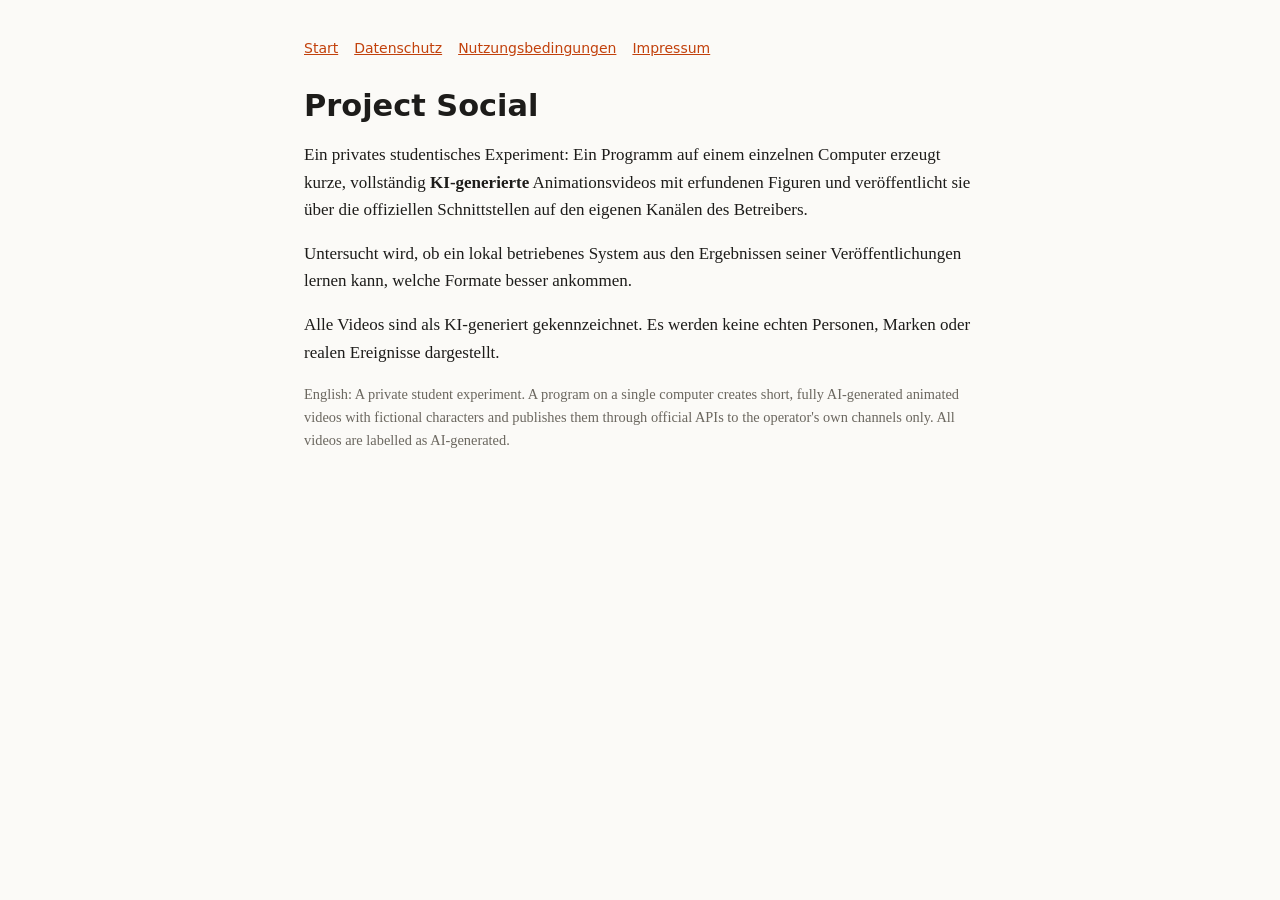
<file: index.html>
<!doctype html><html lang="de"><head><meta charset="utf-8"><meta name="viewport" content="width=device-width,initial-scale=1">
<title>Project Social</title><link rel="stylesheet" href="stil.css"></head><body>
<nav><a href="index.html">Start</a><a href="datenschutz.html">Datenschutz</a><a href="nutzungsbedingungen.html">Nutzungsbedingungen</a><a href="impressum.html">Impressum</a></nav>
<h1>Project Social</h1>
<p>Ein privates studentisches Experiment: Ein Programm auf einem einzelnen Computer erzeugt kurze, vollständig <strong>KI-generierte</strong> Animationsvideos mit erfundenen Figuren und veröffentlicht sie über die offiziellen Schnittstellen auf den eigenen Kanälen des Betreibers.</p>
<p>Untersucht wird, ob ein lokal betriebenes System aus den Ergebnissen seiner Veröffentlichungen lernen kann, welche Formate besser ankommen.</p>
<p>Alle Videos sind als KI-generiert gekennzeichnet. Es werden keine echten Personen, Marken oder realen Ereignisse dargestellt.</p>
<p lang="en" class="klein">English: A private student experiment. A program on a single computer creates short, fully AI-generated animated videos with fictional characters and publishes them through official APIs to the operator's own channels only. All videos are labelled as AI-generated.</p>
</body></html>
</file>
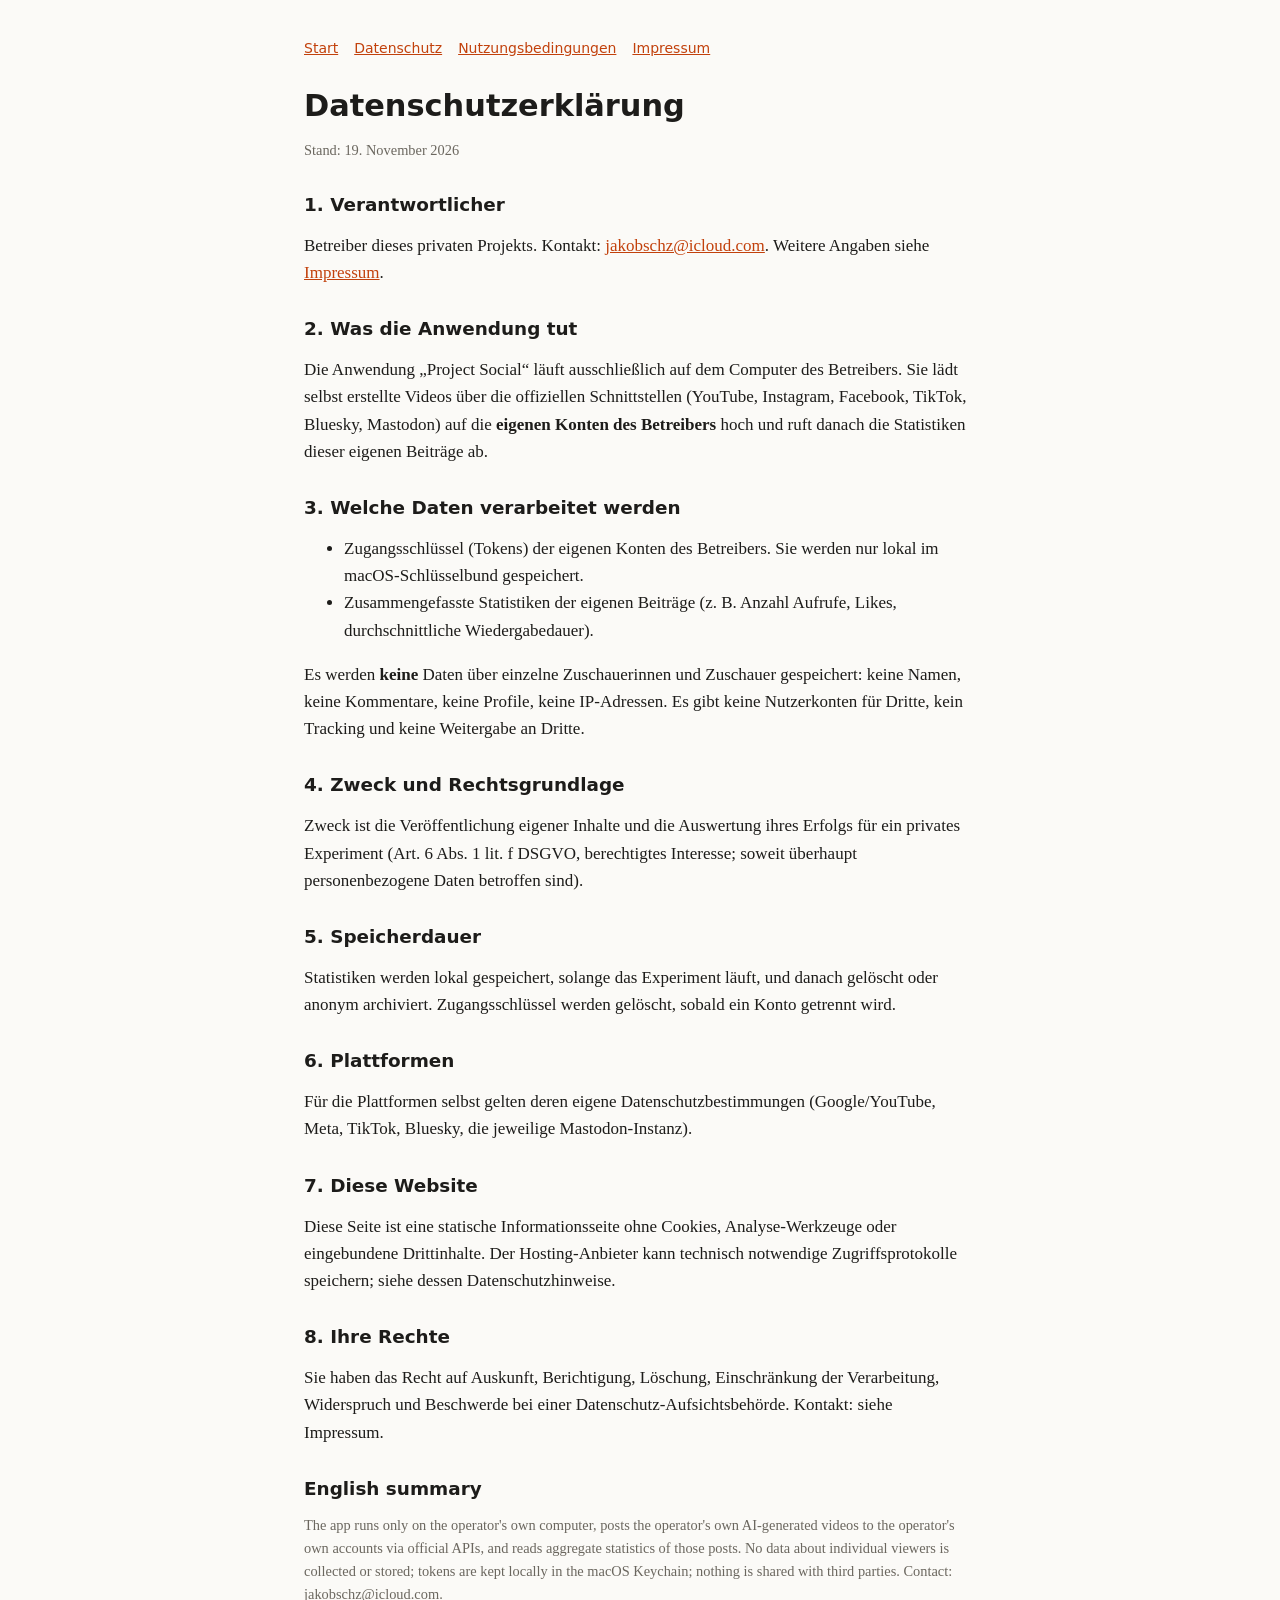
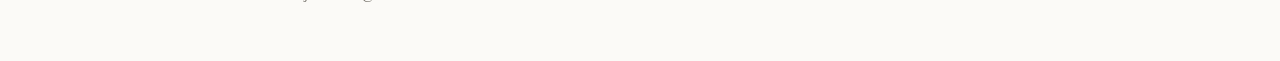
<file: datenschutz.html>
<!doctype html><html lang="de"><head><meta charset="utf-8"><meta name="viewport" content="width=device-width,initial-scale=1">
<title>Datenschutz – Project Social</title><link rel="stylesheet" href="stil.css"></head><body>
<nav><a href="index.html">Start</a><a href="datenschutz.html">Datenschutz</a><a href="nutzungsbedingungen.html">Nutzungsbedingungen</a><a href="impressum.html">Impressum</a></nav>
<h1>Datenschutzerklärung</h1><p class="klein">Stand: 19. November 2026</p>
<h2>1. Verantwortlicher</h2><p>Betreiber dieses privaten Projekts. Kontakt: <a href="mailto:jakobschz@icloud.com">jakobschz@icloud.com</a>. Weitere Angaben siehe <a href="impressum.html">Impressum</a>.</p>
<h2>2. Was die Anwendung tut</h2><p>Die Anwendung „Project Social“ läuft ausschließlich auf dem Computer des Betreibers. Sie lädt selbst erstellte Videos über die offiziellen Schnittstellen (YouTube, Instagram, Facebook, TikTok, Bluesky, Mastodon) auf die <strong>eigenen Konten des Betreibers</strong> hoch und ruft danach die Statistiken dieser eigenen Beiträge ab.</p>
<h2>3. Welche Daten verarbeitet werden</h2>
<ul><li>Zugangsschlüssel (Tokens) der eigenen Konten des Betreibers. Sie werden nur lokal im macOS-Schlüsselbund gespeichert.</li>
<li>Zusammengefasste Statistiken der eigenen Beiträge (z. B. Anzahl Aufrufe, Likes, durchschnittliche Wiedergabedauer).</li></ul>
<p>Es werden <strong>keine</strong> Daten über einzelne Zuschauerinnen und Zuschauer gespeichert: keine Namen, keine Kommentare, keine Profile, keine IP-Adressen. Es gibt keine Nutzerkonten für Dritte, kein Tracking und keine Weitergabe an Dritte.</p>
<h2>4. Zweck und Rechtsgrundlage</h2><p>Zweck ist die Veröffentlichung eigener Inhalte und die Auswertung ihres Erfolgs für ein privates Experiment (Art. 6 Abs. 1 lit. f DSGVO, berechtigtes Interesse; soweit überhaupt personenbezogene Daten betroffen sind).</p>
<h2>5. Speicherdauer</h2><p>Statistiken werden lokal gespeichert, solange das Experiment läuft, und danach gelöscht oder anonym archiviert. Zugangsschlüssel werden gelöscht, sobald ein Konto getrennt wird.</p>
<h2>6. Plattformen</h2><p>Für die Plattformen selbst gelten deren eigene Datenschutzbestimmungen (Google/YouTube, Meta, TikTok, Bluesky, die jeweilige Mastodon-Instanz).</p>
<h2>7. Diese Website</h2><p>Diese Seite ist eine statische Informationsseite ohne Cookies, Analyse-Werkzeuge oder eingebundene Drittinhalte. Der Hosting-Anbieter kann technisch notwendige Zugriffsprotokolle speichern; siehe dessen Datenschutzhinweise.</p>
<h2>8. Ihre Rechte</h2><p>Sie haben das Recht auf Auskunft, Berichtigung, Löschung, Einschränkung der Verarbeitung, Widerspruch und Beschwerde bei einer Datenschutz-Aufsichtsbehörde. Kontakt: siehe Impressum.</p>
<h2 lang="en">English summary</h2><p lang="en" class="klein">The app runs only on the operator's own computer, posts the operator's own AI-generated videos to the operator's own accounts via official APIs, and reads aggregate statistics of those posts. No data about individual viewers is collected or stored; tokens are kept locally in the macOS Keychain; nothing is shared with third parties. Contact: jakobschz@icloud.com.</p>
</body></html>
</file>
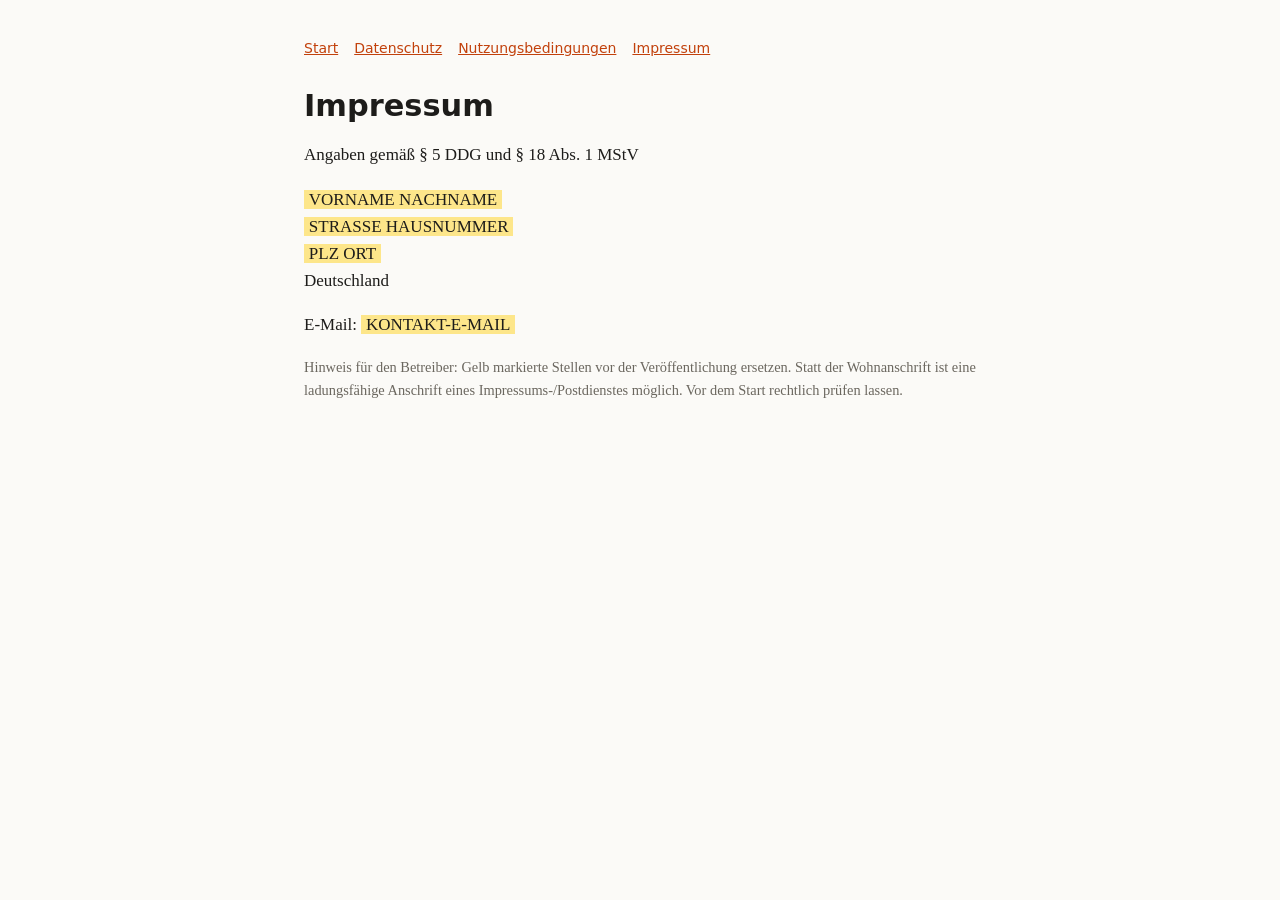
<file: impressum.html>
<!doctype html><html lang="de"><head><meta charset="utf-8"><meta name="viewport" content="width=device-width,initial-scale=1">
<title>Impressum – Project Social</title><link rel="stylesheet" href="stil.css"></head><body>
<nav><a href="index.html">Start</a><a href="datenschutz.html">Datenschutz</a><a href="nutzungsbedingungen.html">Nutzungsbedingungen</a><a href="impressum.html">Impressum</a></nav>
<h1>Impressum</h1>
<p>Angaben gemäß § 5 DDG und § 18 Abs. 1 MStV</p>
<p><span class="platz">VORNAME NACHNAME</span><br><span class="platz">STRASSE HAUSNUMMER</span><br><span class="platz">PLZ ORT</span><br>Deutschland</p>
<p>E-Mail: <span class="platz">KONTAKT-E-MAIL</span></p>
<p class="klein">Hinweis für den Betreiber: Gelb markierte Stellen vor der Veröffentlichung ersetzen. Statt der Wohnanschrift ist eine ladungsfähige Anschrift eines Impressums-/Postdienstes möglich. Vor dem Start rechtlich prüfen lassen.</p>
</body></html>
</file>
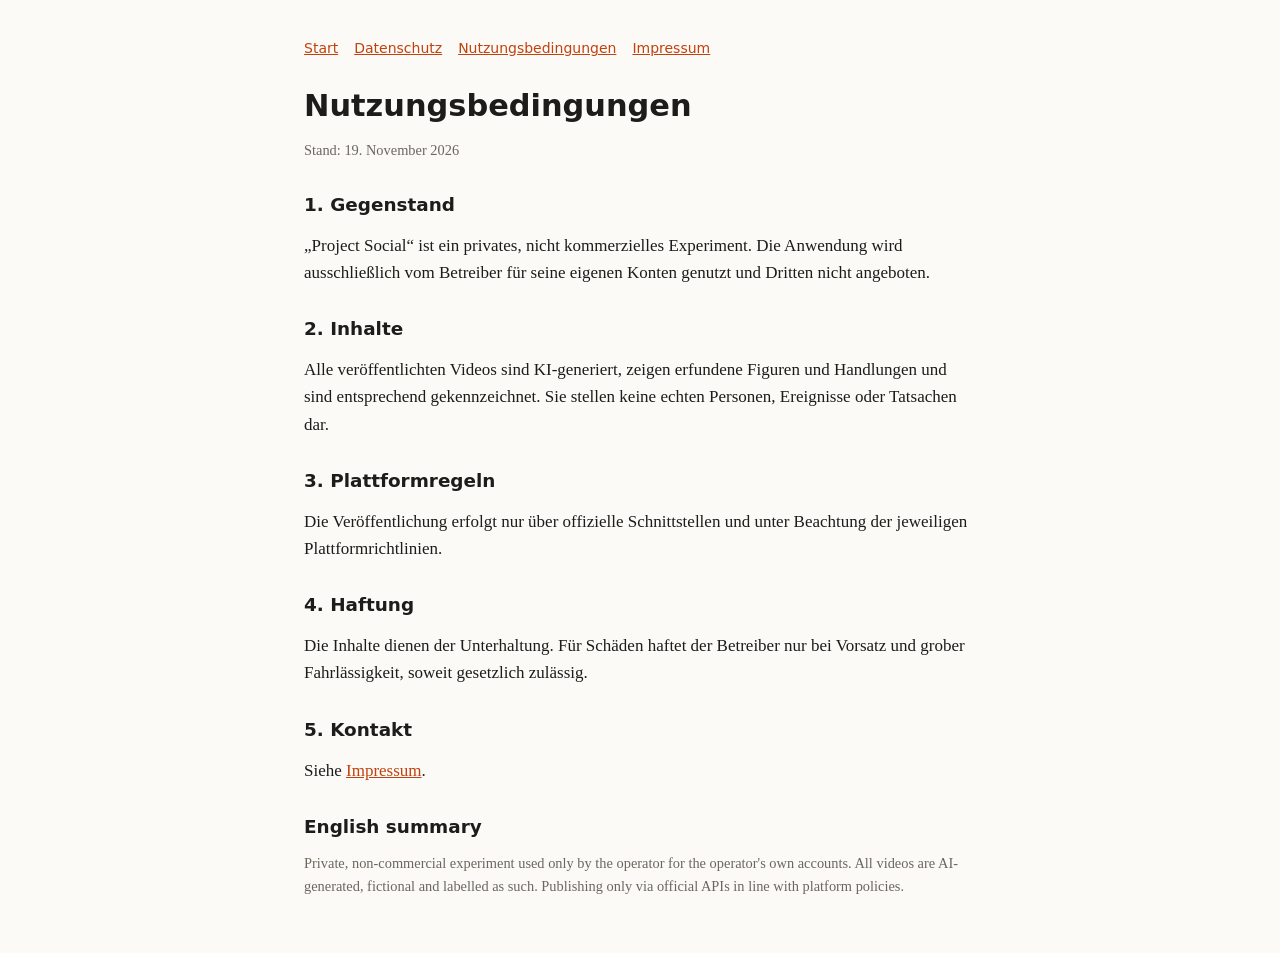
<file: nutzungsbedingungen.html>
<!doctype html><html lang="de"><head><meta charset="utf-8"><meta name="viewport" content="width=device-width,initial-scale=1">
<title>Nutzungsbedingungen – Project Social</title><link rel="stylesheet" href="stil.css"></head><body>
<nav><a href="index.html">Start</a><a href="datenschutz.html">Datenschutz</a><a href="nutzungsbedingungen.html">Nutzungsbedingungen</a><a href="impressum.html">Impressum</a></nav>
<h1>Nutzungsbedingungen</h1><p class="klein">Stand: 19. November 2026</p>
<h2>1. Gegenstand</h2><p>„Project Social“ ist ein privates, nicht kommerzielles Experiment. Die Anwendung wird ausschließlich vom Betreiber für seine eigenen Konten genutzt und Dritten nicht angeboten.</p>
<h2>2. Inhalte</h2><p>Alle veröffentlichten Videos sind KI-generiert, zeigen erfundene Figuren und Handlungen und sind entsprechend gekennzeichnet. Sie stellen keine echten Personen, Ereignisse oder Tatsachen dar.</p>
<h2>3. Plattformregeln</h2><p>Die Veröffentlichung erfolgt nur über offizielle Schnittstellen und unter Beachtung der jeweiligen Plattformrichtlinien.</p>
<h2>4. Haftung</h2><p>Die Inhalte dienen der Unterhaltung. Für Schäden haftet der Betreiber nur bei Vorsatz und grober Fahrlässigkeit, soweit gesetzlich zulässig.</p>
<h2>5. Kontakt</h2><p>Siehe <a href="impressum.html">Impressum</a>.</p>
<h2 lang="en">English summary</h2><p lang="en" class="klein">Private, non-commercial experiment used only by the operator for the operator's own accounts. All videos are AI-generated, fictional and labelled as such. Publishing only via official APIs in line with platform policies.</p>
</body></html>
</file>
<file: stil.css>
:root{--bg:#fbfaf7;--text:#1d1c1a;--muted:#6b675f;--accent:#c2410c}
@media (prefers-color-scheme:dark){:root{--bg:#161513;--text:#ece9e2;--muted:#a19c92;--accent:#fb923c}}
body{background:var(--bg);color:var(--text);font:17px/1.6 Georgia,serif;max-width:42rem;margin:0 auto;padding:2.5rem 1rem}
h1{font:600 1.9rem/1.2 system-ui,sans-serif;margin:0 0 .3rem}h2{font:600 1.15rem system-ui,sans-serif;margin-top:2rem}
a{color:var(--accent)}nav{font:14px system-ui,sans-serif;color:var(--muted);margin-bottom:2rem}nav a{margin-right:1rem}
.klein{color:var(--muted);font-size:.9rem}.platz{background:#fde68a;color:#1d1c1a;padding:0 .3rem}
</file>
